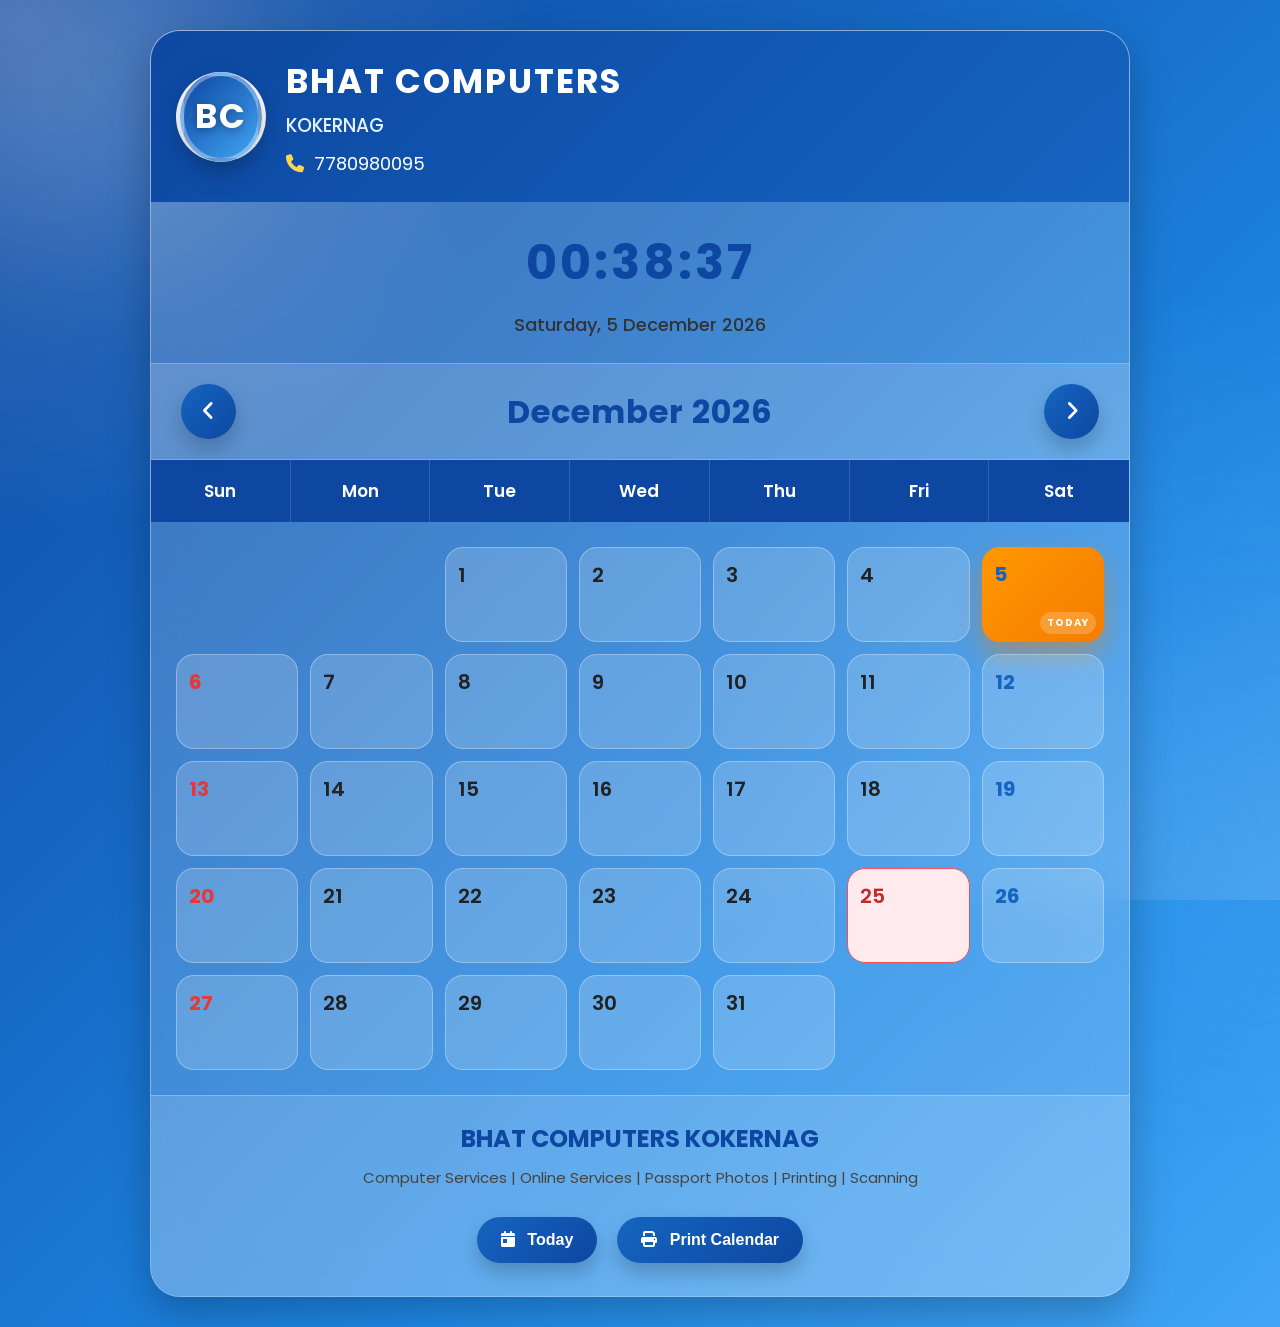
<file: calender/index.html>
<!DOCTYPE html>
<html lang="en">
<head>
    <meta charset="UTF-8">
    <meta name="viewport" content="width=device-width, initial-scale=1.0">
    <title>BHAT COMPUTERS KOKERNAG - Calendar</title>

    <link rel="stylesheet" href="style.css">

    <!-- Google Font -->
    <link href="https://fonts.googleapis.com/css2?family=Poppins:wght@300;400;500;600;700&display=swap" rel="stylesheet">

    <!-- Font Awesome -->
    <link rel="stylesheet"
    href="https://cdnjs.cloudflare.com/ajax/libs/font-awesome/6.6.0/css/all.min.css">
</head>
<body>

<div class="background"></div>

<div class="container">

    <!-- Header -->
    <header>

        <div class="logo-box">

            <!-- Replace with your own logo -->
            <div id="logo" class="html-logo">
    <div class="logo-circle">
        <span class="bc">BC</span>
    </div>
</div>

            <div>

                <h1>BHAT COMPUTERS</h1>

                <h3>KOKERNAG</h3>

                <p>
                    <i class="fa-solid fa-phone"></i>
                    7780980095
                </p>

            </div>

        </div>

    </header>

    <!-- Clock -->
    <section class="clock-section">

        <div class="digital-clock" id="clock">
            00:00:00
        </div>

        <div class="today-date" id="todayDate">
            Loading...
        </div>

    </section>

    <!-- Calendar Controls -->

    <section class="calendar-controls">

        <button id="prevMonth">
            <i class="fa-solid fa-angle-left"></i>
        </button>

        <h2 id="monthYear">
            July 2026
        </h2>

        <button id="nextMonth">
            <i class="fa-solid fa-angle-right"></i>
        </button>

    </section>

    <!-- Week Days -->

    <div class="weekdays">

        <div>Sun</div>
        <div>Mon</div>
        <div>Tue</div>
        <div>Wed</div>
        <div>Thu</div>
        <div>Fri</div>
        <div>Sat</div>

    </div>

    <!-- Calendar -->

    <div class="calendar" id="calendar">

    </div>

    <!-- Footer -->

    <footer>

        <h3>
            BHAT COMPUTERS KOKERNAG
        </h3>

        <p>
            Computer Services | Online Services | Passport Photos | Printing | Scanning
        </p>

        <button id="todayBtn">
            <i class="fa-solid fa-calendar-day"></i>
            Today
        </button>

        <button id="printBtn">
            <i class="fa-solid fa-print"></i>
            Print Calendar
        </button>

    </footer>

</div>

<script src="script.js"></script>

</body>
</html>
</file>
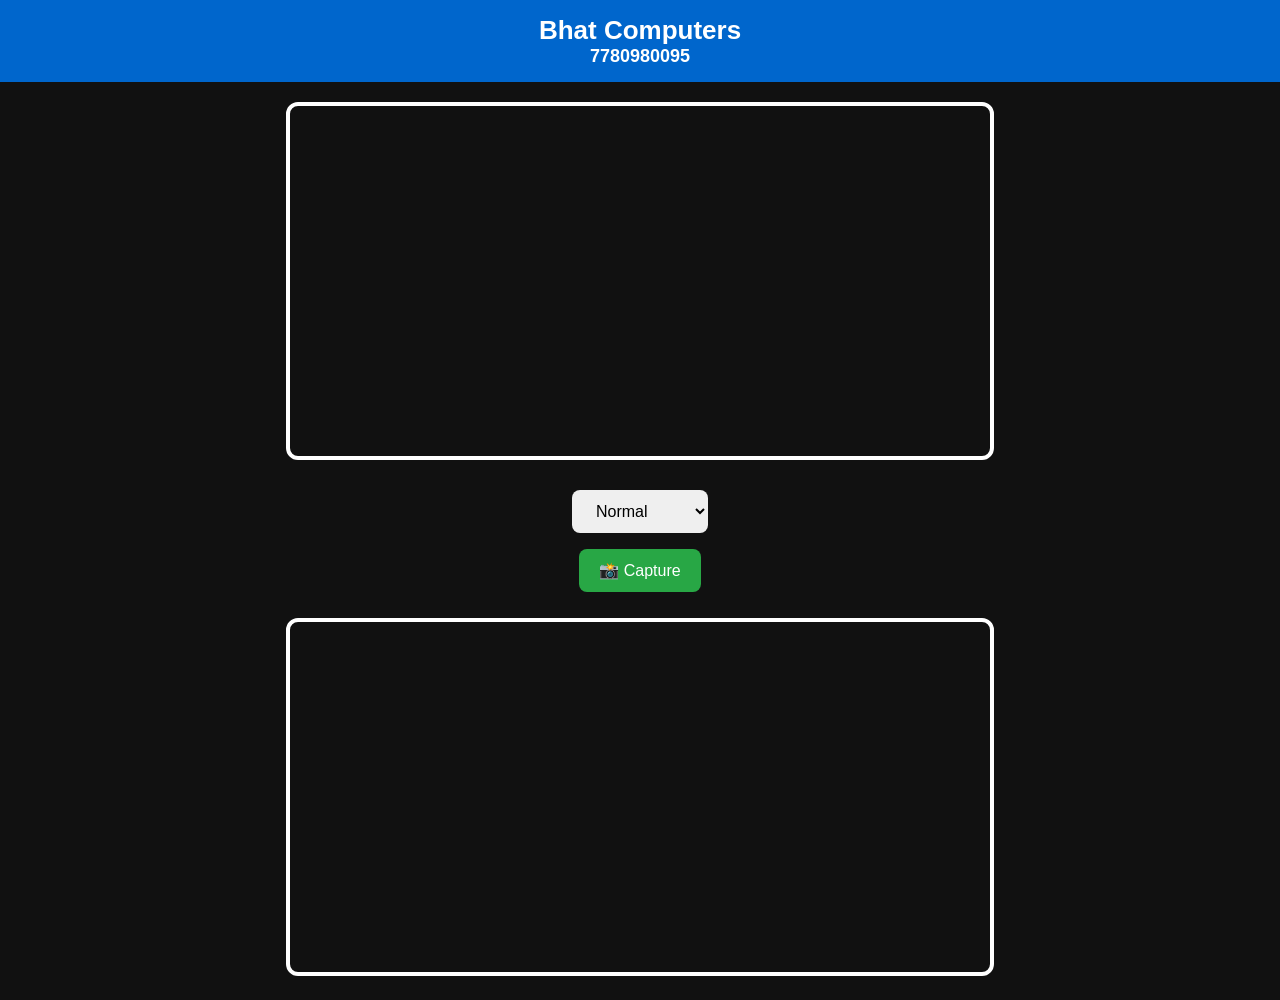
<file: camera/index.html>
<!DOCTYPE html>
<html lang="en">
<head>
<meta charset="UTF-8">
<meta name="viewport" content="width=device-width, initial-scale=1.0">
<title>Bhat Computers Camera</title>

<style>
body{
margin:0;
font-family:Arial;
background:#111;
color:white;
text-align:center;
}

header{
background:#0066cc;
padding:15px;
font-size:26px;
font-weight:bold;
}

header span{
display:block;
font-size:18px;
}

.container{
padding:20px;
}

video,canvas{
width:95%;
max-width:700px;
border-radius:12px;
border:4px solid white;
}

.controls{
margin-top:20px;
}

button,select{
padding:12px 20px;
margin:8px;
font-size:16px;
border:none;
border-radius:8px;
cursor:pointer;
}

button{
background:#28a745;
color:white;
}

button:hover{
background:#1d7d33;
}

#downloadBtn{
display:none;
background:#ff5722;
}

</style>
</head>

<body>

<header>
Bhat Computers
<span>7780980095</span>
</header>

<div class="container">

<video id="video" autoplay playsinline></video>

<br><br>

<select id="filter">
<option value="none">Normal</option>
<option value="grayscale(100%)">Grayscale</option>
<option value="sepia(100%)">Sepia</option>
<option value="invert(100%)">Invert</option>
<option value="blur(3px)">Blur</option>
<option value="brightness(150%)">Brightness</option>
<option value="contrast(180%)">Contrast</option>
<option value="saturate(250%)">Saturate</option>
</select>

<br>

<button onclick="capture()">📸 Capture</button>

<button id="downloadBtn">⬇ Download</button>

<br><br>

<canvas id="canvas"></canvas>

</div>

<script>

const video=document.getElementById("video");
const canvas=document.getElementById("canvas");
const ctx=canvas.getContext("2d");
const filter=document.getElementById("filter");
const download=document.getElementById("downloadBtn");

navigator.mediaDevices.getUserMedia({
video:true
})
.then(stream=>{
video.srcObject=stream;
});

filter.onchange=function(){
video.style.filter=this.value;
}

function capture(){

canvas.width=video.videoWidth;
canvas.height=video.videoHeight;

ctx.filter=filter.value;
ctx.drawImage(video,0,0);

download.style.display="inline-block";

download.onclick=function(){

let a=document.createElement("a");

a.href=canvas.toDataURL("image/png");

a.download="BhatComputersPhoto.png";

a.click();

}

}

</script>

</body>
</html>
</file>
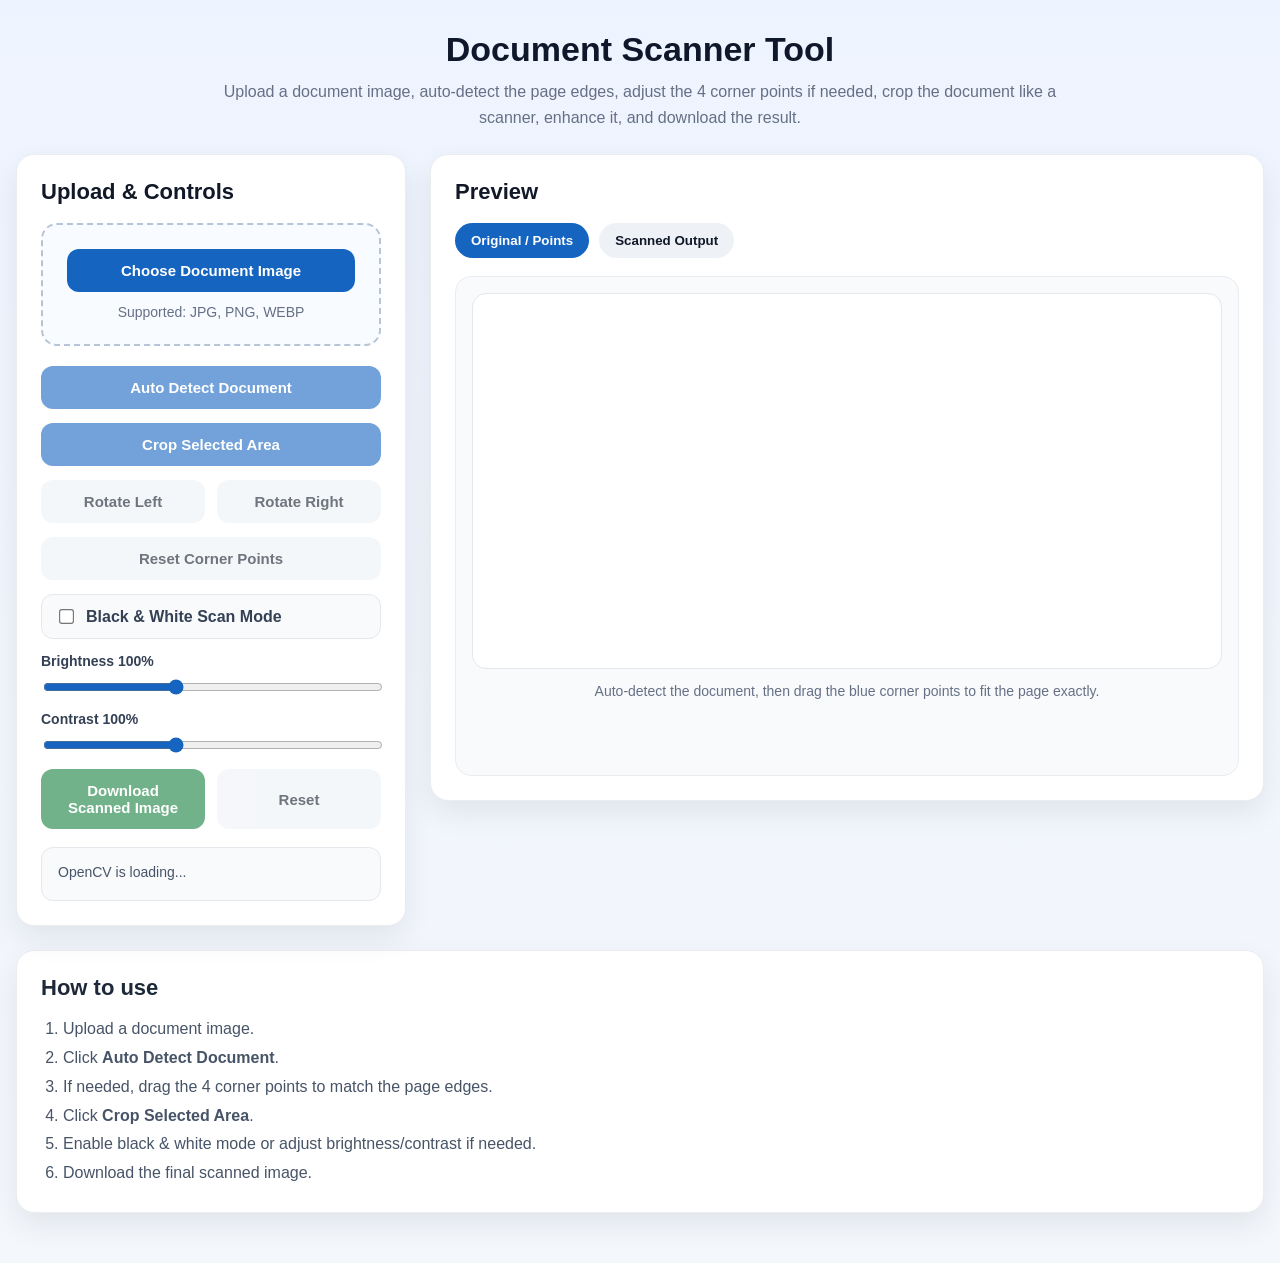
<file: document auto crop/index.html>
<!DOCTYPE html>
<html lang="en">
<head>
  <meta charset="UTF-8" />
  <meta name="viewport" content="width=device-width, initial-scale=1.0" />
  <title>Document Scanner Tool - Bhat Computers</title>
  <link rel="stylesheet" href="style.css" />
</head>
<body>
  <div class="doc-tool-page">
    <div class="tool-container">
      <div class="tool-header">
        <h1>Document Scanner Tool</h1>
        <p>
          Upload a document image, auto-detect the page edges, adjust the 4 corner points if needed,
          crop the document like a scanner, enhance it, and download the result.
        </p>
      </div>

      <div class="tool-grid">
        <!-- LEFT PANEL -->
        <div class="panel card">
          <h2>Upload & Controls</h2>

          <div class="upload-box">
            <input type="file" id="fileInput" accept="image/*" hidden />
            <button id="chooseBtn" class="btn primary">Choose Document Image</button>
            <p>Supported: JPG, PNG, WEBP</p>
          </div>

          <div class="controls">
            <button id="detectBtn" class="btn primary" disabled>Auto Detect Document</button>
            <button id="cropPointsBtn" class="btn primary" disabled>Crop Selected Area</button>

            <div class="rotate-group">
              <button id="rotateLeftBtn" class="btn secondary" disabled>Rotate Left</button>
              <button id="rotateRightBtn" class="btn secondary" disabled>Rotate Right</button>
            </div>

            <button id="resetPointsBtn" class="btn secondary" disabled>Reset Corner Points</button>

            <label class="checkbox-row">
              <input type="checkbox" id="bwMode" />
              <span>Black & White Scan Mode</span>
            </label>

            <div class="slider-wrap">
              <label for="brightnessRange">
                Brightness <span id="brightnessValue">100%</span>
              </label>
              <input type="range" id="brightnessRange" min="50" max="180" value="100" />
            </div>

            <div class="slider-wrap">
              <label for="contrastRange">
                Contrast <span id="contrastValue">100%</span>
              </label>
              <input type="range" id="contrastRange" min="50" max="180" value="100" />
            </div>

            <div class="rotate-group">
              <button id="downloadBtn" class="btn success" disabled>Download Scanned Image</button>
              <button id="resetBtn" class="btn secondary" disabled>Reset</button>
            </div>
          </div>

          <div class="status-box" id="statusBox">OpenCV is loading...</div>
        </div>

        <!-- RIGHT PANEL -->
        <div class="panel card">
          <h2>Preview</h2>

          <div class="preview-tabs">
            <button class="tab-btn active" data-target="originalPreview">Original / Points</button>
            <button class="tab-btn" data-target="croppedPreview">Scanned Output</button>
          </div>

          <div class="preview-area">
            <div class="preview-panel active" id="originalPreview">
              <div class="canvas-wrap" id="canvasWrap">
                <canvas id="originalCanvas"></canvas>
                <canvas id="overlayCanvas"></canvas>
              </div>
              <div class="preview-note">
                Auto-detect the document, then drag the blue corner points to fit the page exactly.
              </div>
            </div>

            <div class="preview-panel" id="croppedPreview">
              <canvas id="croppedCanvas"></canvas>
              <div class="preview-note">Final cropped / scanned output</div>
            </div>
          </div>
        </div>
      </div>

      <div class="info-card card">
        <h3>How to use</h3>
        <ol>
          <li>Upload a document image.</li>
          <li>Click <strong>Auto Detect Document</strong>.</li>
          <li>If needed, drag the 4 corner points to match the page edges.</li>
          <li>Click <strong>Crop Selected Area</strong>.</li>
          <li>Enable black & white mode or adjust brightness/contrast if needed.</li>
          <li>Download the final scanned image.</li>
        </ol>
      </div>
    </div>
  </div>

  <script src="https://docs.opencv.org/4.x/opencv.js"></script>
  <script src="main.js"></script>
</body>
</html>
</file>
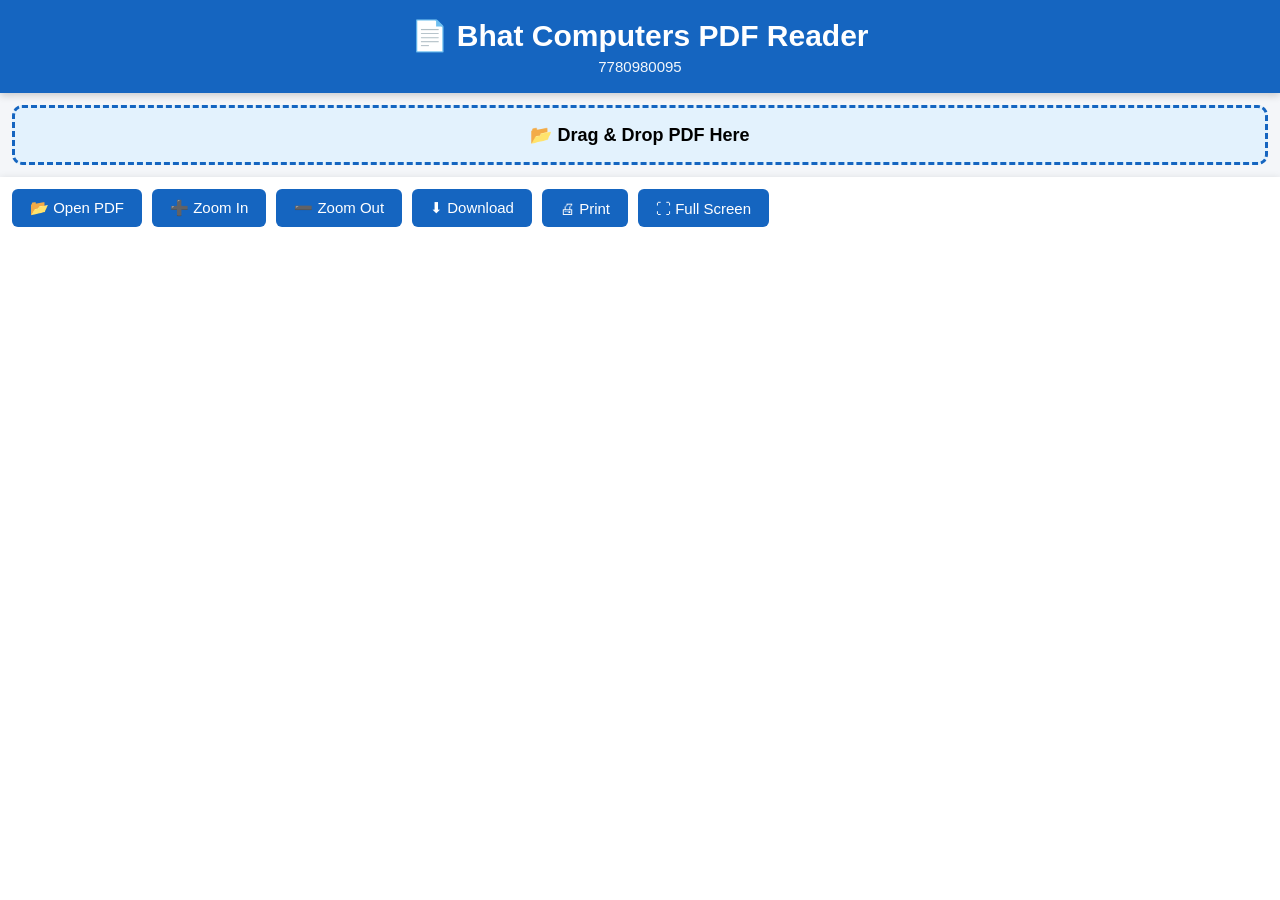
<file: pdf reader/index.html>
<!DOCTYPE html>
<html lang="en">
<head>
<meta charset="UTF-8">
<meta name="viewport" content="width=device-width, initial-scale=1.0">
<title>Bhat Computers PDF Reader</title>

<link rel="stylesheet" href="style.css">

</head>
<body>

<header>
<h1>📄 Bhat Computers PDF Reader</h1>
<p>7780980095</p>
</header>

<div id="dropZone">
📂 Drag & Drop PDF Here
</div>

<div class="toolbar">

<label>
📂 Open PDF
<input type="file" id="fileInput" accept=".pdf">
</label>

<button onclick="zoomIn()">➕ Zoom In</button>

<button onclick="zoomOut()">➖ Zoom Out</button>

<button onclick="downloadPDF()">⬇ Download</button>

<button onclick="printPDF()">🖨 Print</button>

<button onclick="fullscreen()">⛶ Full Screen</button>

</div>

<div class="viewer">
<iframe id="pdfViewer"></iframe>
</div>
<script src="script.js"></script>
</body>
</html>
</file>
<file: calender/style.css>
/* ==========================================
   BHAT COMPUTERS KOKERNAG CALENDAR
   STYLE.CSS - PART 1
========================================== */

*{
    margin:0;
    padding:0;
    box-sizing:border-box;
}

:root{

    --primary:#1565C0;
    --secondary:#0D47A1;
    --accent:#42A5F5;
    --white:#ffffff;
    --black:#111111;

    --glass:rgba(255,255,255,.18);
    --glassBorder:rgba(255,255,255,.35);

    --shadow:0 15px 40px rgba(0,0,0,.25);

}

body{

    font-family:'Poppins',sans-serif;

    min-height:100vh;

    background:linear-gradient(
        135deg,
        #0d47a1,
        #1565c0,
        #1e88e5,
        #42a5f5
    );

    overflow-x:hidden;

    display:flex;

    justify-content:center;

    align-items:center;

    padding:30px;

}

/* Animated Background */

.background{

    position:fixed;

    inset:0;

    background:
    radial-gradient(circle at top left,#ffffff33,transparent 35%),
    radial-gradient(circle at bottom right,#ffffff22,transparent 40%);

    animation:bgMove 12s ease-in-out infinite alternate;

    z-index:-2;

}

@keyframes bgMove{

    from{
        transform:scale(1) rotate(0deg);
    }

    to{
        transform:scale(1.2) rotate(3deg);
    }

}

/* Floating Blur Circles */

body::before{

    content:"";

    position:fixed;

    width:320px;

    height:320px;

    background:#ffffff22;

    border-radius:50%;

    filter:blur(80px);

    top:-80px;

    left:-80px;

    animation:float1 10s infinite alternate;

    z-index:-1;

}

body::after{

    content:"";

    position:fixed;

    width:280px;

    height:280px;

    background:#42a5f533;

    border-radius:50%;

    filter:blur(80px);

    bottom:-80px;

    right:-80px;

    animation:float2 12s infinite alternate;

    z-index:-1;

}

@keyframes float1{

    from{
        transform:translateY(0);
    }

    to{
        transform:translateY(80px);
    }

}

@keyframes float2{

    from{
        transform:translateX(0);
    }

    to{
        transform:translateX(-70px);
    }

}

/* Main Container */

.container{

    width:100%;

    max-width:980px;

    background:var(--glass);

    backdrop-filter:blur(20px);

    -webkit-backdrop-filter:blur(20px);

    border:1px solid var(--glassBorder);

    border-radius:30px;

    overflow:hidden;

    box-shadow:var(--shadow);

}

/* Header */

header{

    background:linear-gradient(
        135deg,
        var(--secondary),
        var(--primary)
    );

    color:#fff;

    padding:25px;

}

.logo-box{

    display:flex;

    align-items:center;

    gap:20px;

}

#logo{

    width:90px;

    height:90px;

    border-radius:50%;

    background:#fff;

    object-fit:cover;

    border:4px solid rgba(255,255,255,.3);

}

.logo-box h1{

    font-size:34px;

    letter-spacing:2px;

    font-weight:700;

}

.logo-box h3{

    margin-top:4px;

    font-weight:500;

    color:#E3F2FD;

}

.logo-box p{

    margin-top:10px;

    font-size:18px;

    display:flex;

    align-items:center;

    gap:10px;

}

.logo-box i{

    color:#FFD54F;

}

/* Clock Section */

.clock-section{

    padding:25px;

    text-align:center;

}

.digital-clock{

    font-size:48px;

    font-weight:700;

    color:var(--secondary);

    letter-spacing:3px;

}

.today-date{

    margin-top:12px;

    font-size:18px;

    color:#333;

    font-weight:500;

}
/* ==========================================
   BHAT COMPUTERS KOKERNAG CALENDAR
   STYLE.CSS - PART 2
   Calendar Controls & Calendar Grid
========================================== */

/* Calendar Navigation */

.calendar-controls{

    display:flex;

    justify-content:space-between;

    align-items:center;

    padding:20px 30px;

    background:rgba(255,255,255,.15);

    border-top:1px solid rgba(255,255,255,.2);
    border-bottom:1px solid rgba(255,255,255,.2);

}

.calendar-controls h2{

    font-size:32px;

    color:var(--secondary);

    font-weight:700;

    letter-spacing:1px;

    text-align:center;

    flex:1;

}

.calendar-controls button{

    width:55px;

    height:55px;

    border:none;

    outline:none;

    cursor:pointer;

    border-radius:50%;

    color:#fff;

    background:linear-gradient(
        135deg,
        var(--primary),
        var(--secondary)
    );

    font-size:22px;

    transition:.35s;

    box-shadow:0 10px 20px rgba(0,0,0,.20);

}

.calendar-controls button:hover{

    transform:scale(1.12);

    box-shadow:0 15px 30px rgba(0,0,0,.30);

}

.calendar-controls button:active{

    transform:scale(.94);

}

/* Weekday Heading */

.weekdays{

    display:grid;

    grid-template-columns:repeat(7,1fr);

    background:#0D47A1;

    color:#fff;

}

.weekdays div{

    padding:18px 10px;

    text-align:center;

    font-size:17px;

    font-weight:600;

    border-right:1px solid rgba(255,255,255,.15);

}

.weekdays div:last-child{

    border-right:none;

}

/* Calendar Grid */

.calendar{

    display:grid;

    grid-template-columns:repeat(7,1fr);

    gap:12px;

    padding:25px;

}

/* Day Cell */

.day{

    min-height:95px;

    background:rgba(255,255,255,.18);

    border:1px solid rgba(255,255,255,.30);

    border-radius:18px;

    display:flex;

    justify-content:flex-start;

    align-items:flex-start;

    padding:12px;

    font-size:20px;

    font-weight:600;

    color:#222;

    transition:.30s;

    position:relative;

    overflow:hidden;

    cursor:pointer;

}

/* Hover Animation */

.day:hover{

    transform:translateY(-6px);

    background:rgba(255,255,255,.35);

    box-shadow:0 15px 25px rgba(0,0,0,.18);

}

/* Empty Cells */

.day.empty{

    background:transparent;

    border:none;

    box-shadow:none;

    cursor:default;

}

.day.empty:hover{

    transform:none;

}

/* Today's Date */

.day.today{

    background:linear-gradient(
        135deg,
        #FF9800,
        #F57C00
    );

    color:#fff;

    border:none;

    box-shadow:0 12px 25px rgba(245,124,0,.45);

}

.day.today::after{

    content:"TODAY";

    position:absolute;

    bottom:8px;

    right:8px;

    font-size:10px;

    font-weight:700;

    letter-spacing:1px;

    color:#fff;

    background:rgba(255,255,255,.20);

    padding:3px 7px;

    border-radius:20px;

}

/* Sunday */

.day.sunday{

    color:#E53935;

    font-weight:700;

}

/* Saturday */

.day.saturday{

    color:#1565C0;

    font-weight:700;

}

/* Holiday */

.day.holiday{

    background:#FFEBEE;

    border:1px solid #EF5350;

    color:#C62828;

}

/* Selected Date */

.day.selected{

    outline:3px solid var(--accent);

    transform:scale(1.03);

}

/* Small Event Dot */

.day .event-dot{

    position:absolute;

    bottom:10px;

    left:50%;

    transform:translateX(-50%);

    width:8px;

    height:8px;

    background:#4CAF50;

    border-radius:50%;

}
/* ==========================================
   BHAT COMPUTERS KOKERNAG CALENDAR
   STYLE.CSS - PART 3 (FINAL)
   Footer • Responsive • Dark Mode • Print
========================================== */

/* Footer */

footer{
    padding:25px;
    text-align:center;
    background:rgba(255,255,255,.15);
    border-top:1px solid rgba(255,255,255,.25);
}

footer h3{
    color:var(--secondary);
    font-size:24px;
    margin-bottom:10px;
    font-weight:700;
}

footer p{
    color:#444;
    font-size:15px;
    margin-bottom:20px;
}

/* Footer Buttons */

footer button{

    border:none;
    outline:none;
    cursor:pointer;

    margin:8px;

    padding:14px 24px;

    border-radius:50px;

    font-size:16px;

    font-weight:600;

    color:#fff;

    background:linear-gradient(
        135deg,
        var(--primary),
        var(--secondary)
    );

    transition:.3s;

    box-shadow:0 10px 20px rgba(0,0,0,.20);

}

footer button:hover{

    transform:translateY(-3px);

    box-shadow:0 15px 30px rgba(0,0,0,.30);

}

footer button i{

    margin-right:8px;

}

/* Scrollbar */

::-webkit-scrollbar{
    width:10px;
}

::-webkit-scrollbar-track{
    background:#dfefff;
}

::-webkit-scrollbar-thumb{
    background:var(--primary);
    border-radius:20px;
}

::-webkit-scrollbar-thumb:hover{
    background:var(--secondary);
}

/* Fade Animation */

.container{

    animation:fadeIn .8s ease;

}

@keyframes fadeIn{

    from{

        opacity:0;

        transform:translateY(30px);

    }

    to{

        opacity:1;

        transform:translateY(0);

    }

}

/* Responsive */

@media(max-width:900px){

.logo-box{

    flex-direction:column;

    text-align:center;

}

.logo-box h1{

    font-size:28px;

}

.calendar{

    gap:8px;

}

.day{

    min-height:75px;

    font-size:18px;

}

.digital-clock{

    font-size:36px;

}

.calendar-controls h2{

    font-size:24px;

}

}

@media(max-width:650px){

body{

    padding:10px;

}

.container{

    border-radius:18px;

}

.weekdays div{

    padding:10px 2px;

    font-size:13px;

}

.calendar{

    gap:5px;

    padding:10px;

}

.day{

    min-height:58px;

    padding:8px;

    font-size:15px;

    border-radius:10px;

}

.calendar-controls{

    padding:15px;

}

.calendar-controls button{

    width:45px;

    height:45px;

    font-size:18px;

}

.calendar-controls h2{

    font-size:20px;

}

.digital-clock{

    font-size:28px;

}

.today-date{

    font-size:15px;

}

footer h3{

    font-size:20px;

}

footer p{

    font-size:13px;

}

footer button{

    width:100%;

    margin:8px 0;

}

}

/* Dark Mode */

body.dark{

    background:#0f172a;

}

body.dark .container{

    background:rgba(15,23,42,.85);

    color:#fff;

}

body.dark header{

    background:#020617;

}

body.dark .calendar-controls{

    background:#162033;

}

body.dark footer{

    background:#162033;

}

body.dark .day{

    background:#1e293b;

    border:1px solid #334155;

    color:#fff;

}

body.dark .day.empty{

    background:transparent;

}

body.dark .today-date{

    color:#ddd;

}

body.dark footer p{

    color:#ccc;

}

body.dark footer h3{

    color:#fff;

}

/* Print */

@media print{

body{

    background:#fff;

    padding:0;

}

.background{

    display:none;

}

.calendar-controls button,
footer button{

    display:none;

}

.container{

    box-shadow:none;

    border:none;

    width:100%;

    max-width:100%;

}

header{

    color:#000;

    background:#fff;

}

footer{

    background:#fff;

}

.day{

    border:1px solid #999;

    background:#fff;

}

}
/*==================================
  BHAT COMPUTERS HTML LOGO
==================================*/

.html-logo{
    display:flex;
    align-items:center;
    justify-content:center;
}

.logo-circle{

    width:90px;
    height:90px;

    border-radius:50%;

    background:linear-gradient(135deg,#0D47A1,#42A5F5);

    border:4px solid rgba(255,255,255,.35);

    display:flex;
    align-items:center;
    justify-content:center;

    box-shadow:0 10px 25px rgba(0,0,0,.25);

    animation:logoSpin 8s linear infinite;
}

.bc{

    color:#fff;

    font-size:34px;

    font-weight:700;

    letter-spacing:2px;

    text-shadow:0 2px 8px rgba(0,0,0,.35);
}

@keyframes logoSpin{

    0%{
        transform:rotate(0deg);
    }

    100%{
        transform:rotate(360deg);
    }

}

.logo-circle:hover{

    animation-play-state:paused;

    transform:scale(1.08);

    transition:.3s;

}
</file>
<file: document auto crop/style.css>
:root {
  --bg: #f4f7fb;
  --card: #ffffff;
  --text: #1d2939;
  --muted: #667085;
  --primary: #1565c0;
  --primary-dark: #0d47a1;
  --secondary: #475467;
  --success: #157f3d;
  --success-dark: #0f5f2d;
  --border: #d0d5dd;
  --shadow: 0 12px 30px rgba(16, 24, 40, 0.08);
  --radius: 18px;
}

* {
  box-sizing: border-box;
}

body {
  margin: 0;
  font-family: "Segoe UI", Arial, sans-serif;
  background: linear-gradient(180deg, #eef4ff 0%, var(--bg) 100%);
  color: var(--text);
}

.doc-tool-page {
  min-height: 100vh;
  padding: 30px 16px 50px;
}

.tool-container {
  max-width: 1280px;
  margin: 0 auto;
}

.tool-header {
  text-align: center;
  margin-bottom: 24px;
}

.tool-header h1 {
  margin: 0 0 10px;
  font-size: 34px;
  color: #0f172a;
}

.tool-header p {
  margin: 0 auto;
  max-width: 850px;
  color: var(--muted);
  font-size: 16px;
  line-height: 1.6;
}

.tool-grid {
  display: grid;
  grid-template-columns: 390px 1fr;
  gap: 24px;
  align-items: start;
}

.card {
  background: var(--card);
  border-radius: var(--radius);
  box-shadow: var(--shadow);
  border: 1px solid #eaecf0;
}

.panel {
  padding: 24px;
}

.panel h2 {
  margin: 0 0 18px;
  font-size: 22px;
  color: #111827;
}

.upload-box {
  border: 2px dashed #b7c4d6;
  border-radius: 16px;
  padding: 24px;
  text-align: center;
  background: #f8fbff;
  margin-bottom: 20px;
}

.upload-box p {
  margin: 12px 0 0;
  color: var(--muted);
  font-size: 14px;
}

.controls {
  display: flex;
  flex-direction: column;
  gap: 14px;
}

.rotate-group {
  display: grid;
  grid-template-columns: 1fr 1fr;
  gap: 12px;
}

.btn {
  border: none;
  outline: none;
  border-radius: 12px;
  padding: 13px 16px;
  font-size: 15px;
  font-weight: 600;
  cursor: pointer;
  transition: 0.25s ease;
  width: 100%;
}

.btn:disabled {
  opacity: 0.6;
  cursor: not-allowed;
}

.btn.primary {
  background: var(--primary);
  color: #fff;
}
.btn.primary:hover:not(:disabled) {
  background: var(--primary-dark);
}

.btn.secondary {
  background: #eef2f7;
  color: #111827;
}
.btn.secondary:hover:not(:disabled) {
  background: #dfe7f1;
}

.btn.success {
  background: var(--success);
  color: #fff;
}
.btn.success:hover:not(:disabled) {
  background: var(--success-dark);
}

.checkbox-row {
  display: flex;
  align-items: center;
  gap: 10px;
  font-weight: 600;
  color: #344054;
  background: #f8fafc;
  border: 1px solid #e4e7ec;
  padding: 12px 14px;
  border-radius: 12px;
}

.checkbox-row input {
  transform: scale(1.15);
}

.slider-wrap {
  display: flex;
  flex-direction: column;
  gap: 8px;
}

.slider-wrap label {
  font-size: 14px;
  font-weight: 600;
  color: #344054;
}

.slider-wrap input[type="range"] {
  width: 100%;
  accent-color: var(--primary);
}

.status-box {
  margin-top: 18px;
  padding: 14px 16px;
  border-radius: 12px;
  background: #f8fafc;
  border: 1px solid #e4e7ec;
  color: #475467;
  font-size: 14px;
  line-height: 1.5;
  min-height: 54px;
}

.preview-tabs {
  display: flex;
  gap: 10px;
  margin-bottom: 18px;
  flex-wrap: wrap;
}

.tab-btn {
  border: none;
  background: #eef2f7;
  color: #111827;
  padding: 10px 16px;
  border-radius: 999px;
  cursor: pointer;
  font-weight: 600;
  transition: 0.2s ease;
}

.tab-btn.active {
  background: var(--primary);
  color: #fff;
}

.preview-area {
  border: 1px solid #eaecf0;
  border-radius: 16px;
  background: #f8fafc;
  padding: 16px;
  min-height: 500px;
}

.preview-panel {
  display: none;
  text-align: center;
}

.preview-panel.active {
  display: block;
}

.canvas-wrap {
  position: relative;
  width: 100%;
  display: inline-block;
}

canvas {
  max-width: 100%;
  width: 100%;
  height: auto;
  border-radius: 14px;
  background: #fff;
  border: 1px solid #e4e7ec;
  display: block;
}

#overlayCanvas {
  position: absolute;
  inset: 0;
  border: none;
  background: transparent;
  cursor: crosshair;
}

.preview-note {
  margin-top: 10px;
  font-size: 14px;
  color: var(--muted);
}

.info-card {
  margin-top: 24px;
  padding: 24px;
}

.info-card h3 {
  margin-top: 0;
  margin-bottom: 14px;
  font-size: 22px;
}

.info-card ol {
  margin: 0;
  padding-left: 22px;
  color: #475467;
  line-height: 1.8;
}

@media (max-width: 980px) {
  .tool-grid {
    grid-template-columns: 1fr;
  }
  .preview-area {
    min-height: auto;
  }
}

@media (max-width: 600px) {
  .tool-header h1 {
    font-size: 28px;
  }

  .panel,
  .info-card {
    padding: 18px;
  }

  .rotate-group {
    grid-template-columns: 1fr;
  }

  .preview-tabs {
    gap: 8px;
  }

  .tab-btn {
    width: 100%;
  }
}
</file>
<file: pdf reader/style.css>
/* ==========================================
   Bhat Computers PDF Reader
   style.css
========================================== */

*{
    margin:0;
    padding:0;
    box-sizing:border-box;
    font-family:Arial, Helvetica, sans-serif;
}

body{
    background:#f4f6f9;
    height:100vh;
    display:flex;
    flex-direction:column;
}

/* Header */

header{
    background:#1565c0;
    color:#fff;
    padding:18px;
    text-align:center;
    box-shadow:0 2px 8px rgba(0,0,0,.2);
}

header h1{
    font-size:30px;
    margin-bottom:5px;
}

header p{
    font-size:15px;
    opacity:.95;
}

/* Drag & Drop */

#dropZone{
    margin:12px;
    padding:16px;
    text-align:center;
    background:#e3f2fd;
    border:3px dashed #1565c0;
    border-radius:10px;
    font-size:18px;
    font-weight:bold;
    transition:.3s;
}

#dropZone:hover{
    background:#bbdefb;
}

/* Toolbar */

.toolbar{
    display:flex;
    flex-wrap:wrap;
    gap:10px;
    padding:12px;
    background:#ffffff;
    box-shadow:0 2px 8px rgba(0,0,0,.15);
}

.toolbar button,
.toolbar label{
    background:#1565c0;
    color:#fff;
    border:none;
    border-radius:6px;
    padding:10px 18px;
    cursor:pointer;
    font-size:15px;
    transition:.3s;
}

.toolbar button:hover,
.toolbar label:hover{
    background:#0d47a1;
    transform:translateY(-2px);
}

input[type=file]{
    display:none;
}

/* Viewer */

.viewer{
    flex:1;
    background:#888;
    overflow:auto;
}

.viewer iframe{
    width:100%;
    height:100%;
    border:none;
    background:#fff;
    transform-origin:top left;
}

/* Footer */

footer{
    background:#1565c0;
    color:#fff;
    text-align:center;
    padding:10px;
    font-size:14px;
}

/* Responsive */

@media (max-width:768px){

header h1{
    font-size:24px;
}

.toolbar{
    justify-content:center;
}

.toolbar button,
.toolbar label{
    width:100%;
}

#dropZone{
    font-size:16px;
}

}
</file>
